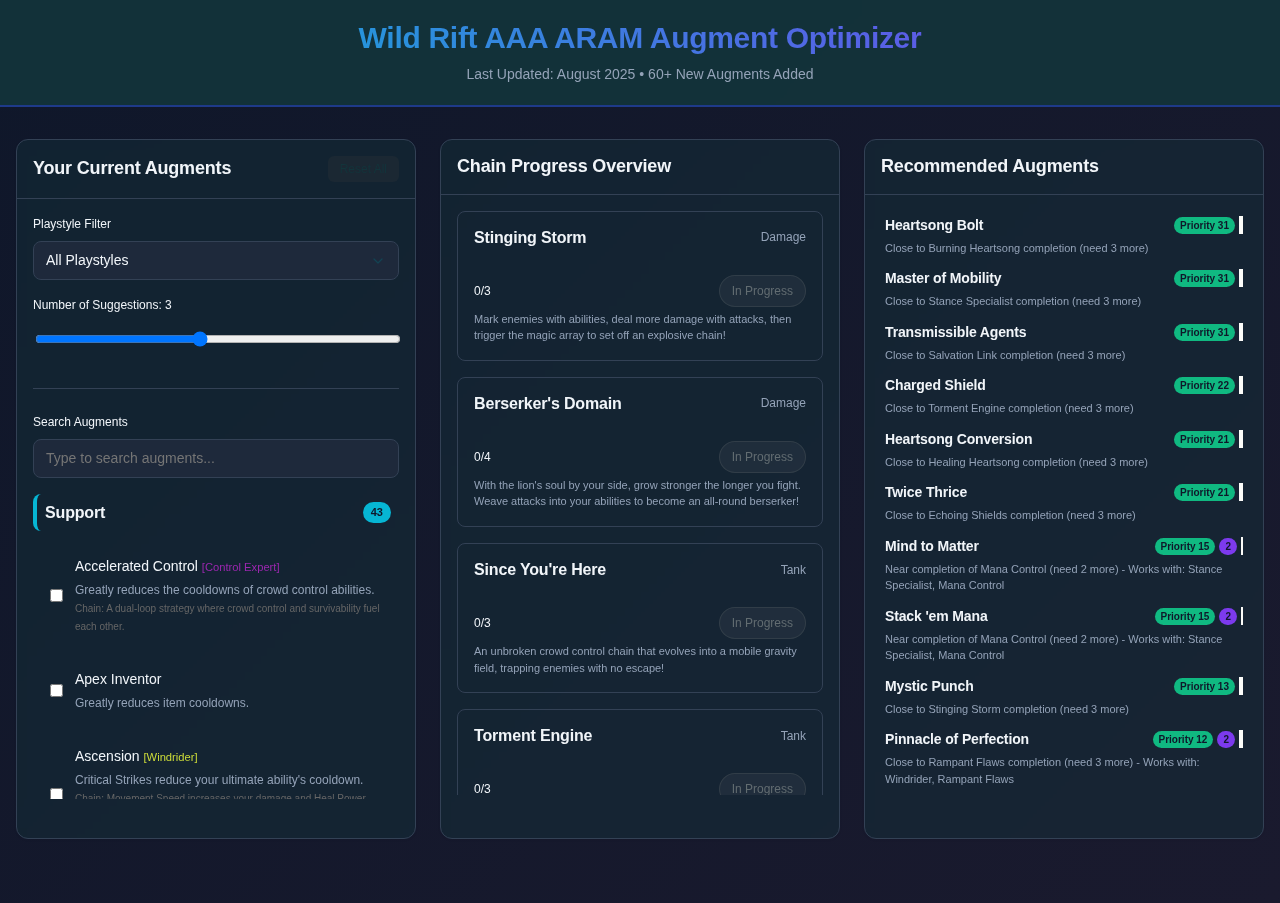
<file: index.html>
<!DOCTYPE html>
<html lang="en">
  <head>
    <meta charset="UTF-8" />
    <meta name="viewport" content="width=device-width, initial-scale=1.0" />
    <title>Wild Rift AAA ARAM Augment Optimizer</title>
    <link rel="stylesheet" href="style.css" />
  </head>
  <body>
    <div class="app">
      <!-- Header -->
      <header class="header">
        <div class="container">
          <h1 class="header__title">Wild Rift AAA ARAM Augment Optimizer</h1>
          <p class="header__subtitle">
            Last Updated: August 2025 • 60+ New Augments Added
          </p>
        </div>
      </header>

      <!-- Main Content -->
      <main class="main">
        <div class="container">
          <div class="layout">
            <!-- Left Panel: Current Augments Input -->
            <div class="panel panel--left">
              <div class="card">
                <div class="card__header">
                  <h2>Your Current Augments</h2>
                  <button class="btn btn--sm btn--secondary" id="resetBtn">
                    Reset All
                  </button>
                </div>
                <div class="card__body">
                  <!-- Controls -->
                  <div class="controls">
                    <div class="form-group">
                      <label class="form-label">Playstyle Filter</label>
                      <select class="form-control" id="playstyleFilter">
                        <option value="">All Playstyles</option>
                        <option value="Tank">Tank</option>
                        <option value="Damage">Damage</option>
                        <option value="Support">Support</option>
                        <option value="Assassin">Assassin</option>
                        <option value="ADC">ADC</option>
                        <option value="Team Synergy">Team Synergy</option>
                        <option value="Utility">Utility</option>
                      </select>
                    </div>

                    <div class="form-group">
                      <label class="form-label"
                        >Number of Suggestions:
                        <span id="suggestionCount">3</span></label
                      >
                      <input
                        type="range"
                        class="form-control"
                        id="suggestionSlider"
                        min="1"
                        max="10"
                        value="5"
                      />
                    </div>
                  </div>

                  <!-- Search -->
                  <div class="form-group">
                    <label class="form-label">Search Augments</label>
                    <input
                      type="text"
                      class="form-control"
                      id="augmentSearch"
                      placeholder="Type to search augments..."
                    />
                  </div>

                  <!-- Augment Categories -->
                  <div class="augment-categories" id="augmentCategories">
                    <!-- Categories will be populated by JavaScript -->
                  </div>
                </div>
              </div>
            </div>

            <!-- Center Panel: Chain Progress Overview -->
            <div class="panel panel--center">
              <div class="card">
                <div class="card__header">
                  <h2>Chain Progress Overview</h2>
                </div>
                <div class="card__body">
                  <div class="chain-progress" id="chainProgress">
                    <!-- Chain progress bars will be populated by JavaScript -->
                  </div>
                </div>
              </div>
            </div>

            <!-- Right Panel: Recommendations -->
            <div class="panel panel--right">
              <div class="card">
                <div class="card__header">
                  <h2>Recommended Augments</h2>
                </div>
                <div class="card__body">
                  <div class="recommendations" id="recommendations">
                    <div class="empty-state">
                      <p>Select some augments to see recommendations!</p>
                    </div>
                  </div>
                </div>
              </div>
            </div>
          </div>
        </div>
      </main>

      <!-- Augment Detail Modal -->
      <div class="modal hidden" id="augmentModal">
        <div class="modal__backdrop"></div>
        <div class="modal__content">
          <div class="modal__header">
            <h3 id="modalTitle">Augment Details</h3>
            <button class="modal__close" id="modalClose">&times;</button>
          </div>
          <div class="modal__body">
            <div id="modalContent">
              <!-- Content populated by JavaScript -->
            </div>
          </div>
        </div>
      </div>
    </div>

    <script src="app.js"></script>
  </body>
</html>
</file>
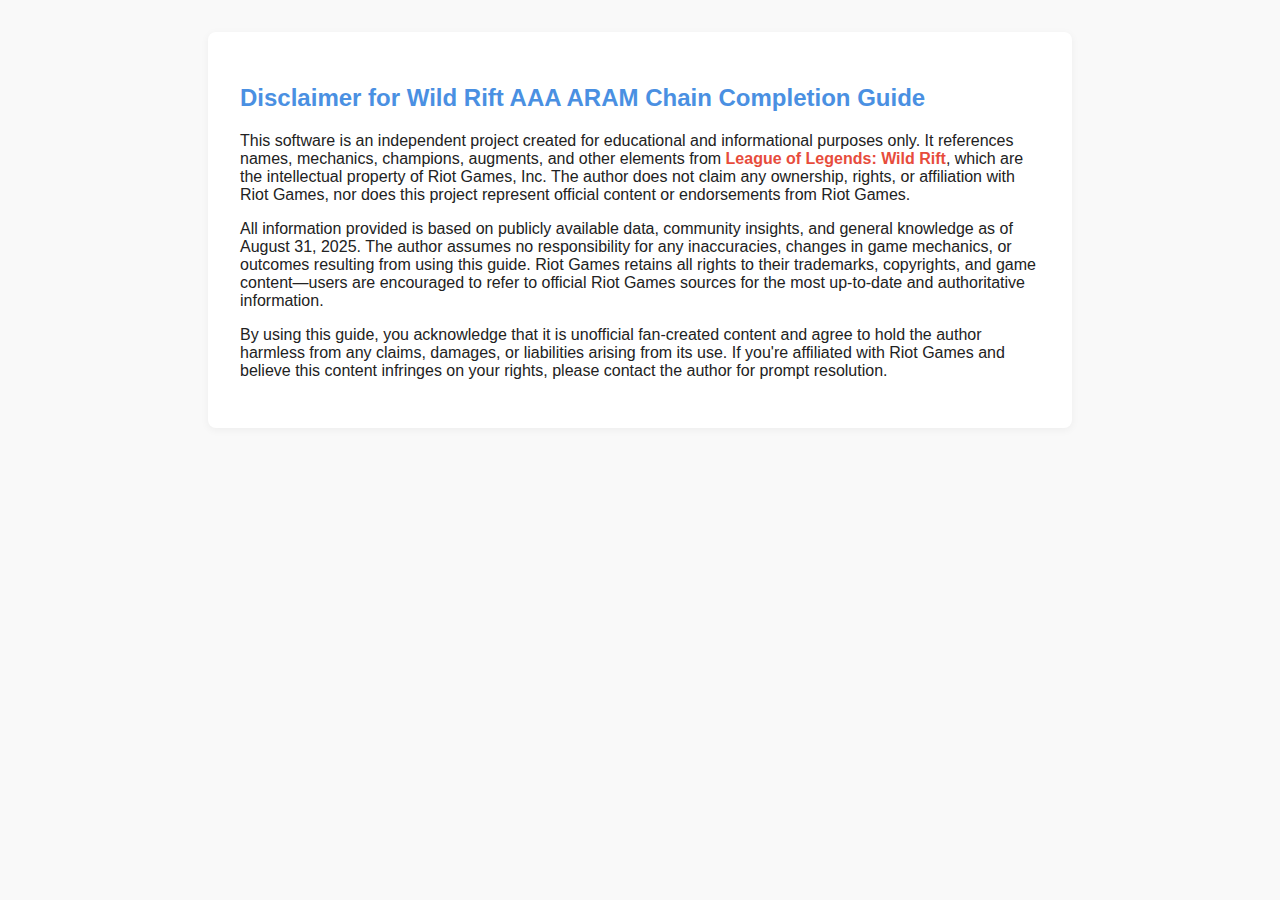
<file: disclaimer.html>
<!DOCTYPE html>
<html lang="en">
  <head>
    <meta charset="UTF-8" />
    <title>Wild Rift AAA ARAM Chain Completion Guide Disclaimer</title>
    <style>
      body {
        font-family: Arial, sans-serif;
        margin: 2em;
        background: #f9f9f9;
        color: #222;
      }
      .container {
        max-width: 800px;
        margin: auto;
        background: #fff;
        padding: 2em;
        border-radius: 8px;
        box-shadow: 0 2px 8px rgba(0, 0, 0, 0.05);
      }
      h2 {
        color: #4a90e2;
      }
      strong {
        color: #e74c3c;
      }
    </style>
  </head>
  <body>
    <div class="container">
      <h2>Disclaimer for Wild Rift AAA ARAM Chain Completion Guide</h2>
      <p>
        This software is an independent project created for educational and
        informational purposes only. It references names, mechanics, champions,
        augments, and other elements from
        <strong>League of Legends: Wild Rift</strong>, which are the
        intellectual property of Riot Games, Inc. The author does not claim any
        ownership, rights, or affiliation with Riot Games, nor does this project
        represent official content or endorsements from Riot Games.
      </p>
      <p>
        All information provided is based on publicly available data, community
        insights, and general knowledge as of August 31, 2025. The author
        assumes no responsibility for any inaccuracies, changes in game
        mechanics, or outcomes resulting from using this guide. Riot Games
        retains all rights to their trademarks, copyrights, and game
        content—users are encouraged to refer to official Riot Games sources for
        the most up-to-date and authoritative information.
      </p>
      <p>
        By using this guide, you acknowledge that it is unofficial fan-created
        content and agree to hold the author harmless from any claims, damages,
        or liabilities arising from its use. If you're affiliated with Riot
        Games and believe this content infringes on your rights, please contact
        the author for prompt resolution.
      </p>
    </div>
  </body>
</html>
</file>
<file: style.css>
:root {
  /* Primitive Color Tokens */
  --color-white: rgba(255, 255, 255, 1);
  --color-black: rgba(0, 0, 0, 1);
  --color-cream-50: rgba(252, 252, 249, 1);
  --color-cream-100: rgba(255, 255, 253, 1);
  --color-gray-200: rgba(245, 245, 245, 1);
  --color-gray-300: rgba(167, 169, 169, 1);
  --color-gray-400: rgba(119, 124, 124, 1);
  --color-slate-500: rgba(98, 108, 113, 1);
  --color-brown-600: rgba(94, 82, 64, 1);
  --color-charcoal-700: rgba(31, 33, 33, 1);
  --color-charcoal-800: rgba(38, 40, 40, 1);
  --color-slate-900: rgba(19, 52, 59, 1);
  --color-teal-300: rgba(50, 184, 198, 1);
  --color-teal-400: rgba(45, 166, 178, 1);
  --color-teal-500: rgba(33, 128, 141, 1);
  --color-teal-600: rgba(29, 116, 128, 1);
  --color-teal-700: rgba(26, 104, 115, 1);
  --color-teal-800: rgba(41, 150, 161, 1);
  --color-red-400: rgba(255, 84, 89, 1);
  --color-red-500: rgba(192, 21, 47, 1);
  --color-orange-400: rgba(230, 129, 97, 1);
  --color-orange-500: rgba(168, 75, 47, 1);

  /* RGB versions for opacity control */
  --color-brown-600-rgb: 94, 82, 64;
  --color-teal-500-rgb: 33, 128, 141;
  --color-slate-900-rgb: 19, 52, 59;
  --color-slate-500-rgb: 98, 108, 113;
  --color-red-500-rgb: 192, 21, 47;
  --color-red-400-rgb: 255, 84, 89;
  --color-orange-500-rgb: 168, 75, 47;
  --color-orange-400-rgb: 230, 129, 97;

  /* Background color tokens (Light Mode) */
  --color-bg-1: rgba(59, 130, 246, 0.08); /* Light blue */
  --color-bg-2: rgba(245, 158, 11, 0.08); /* Light yellow */
  --color-bg-3: rgba(34, 197, 94, 0.08); /* Light green */
  --color-bg-4: rgba(239, 68, 68, 0.08); /* Light red */
  --color-bg-5: rgba(147, 51, 234, 0.08); /* Light purple */
  --color-bg-6: rgba(249, 115, 22, 0.08); /* Light orange */
  --color-bg-7: rgba(236, 72, 153, 0.08); /* Light pink */
  --color-bg-8: rgba(6, 182, 212, 0.08); /* Light cyan */

  /* Semantic Color Tokens (Light Mode) */
  --color-background: var(--color-cream-50);
  --color-surface: var(--color-cream-100);
  --color-text: var(--color-slate-900);
  --color-text-secondary: var(--color-slate-500);
  --color-primary: var(--color-teal-500);
  --color-primary-hover: var(--color-teal-600);
  --color-primary-active: var(--color-teal-700);
  --color-secondary: rgba(var(--color-brown-600-rgb), 0.12);
  --color-secondary-hover: rgba(var(--color-brown-600-rgb), 0.2);
  --color-secondary-active: rgba(var(--color-brown-600-rgb), 0.25);
  --color-border: rgba(var(--color-brown-600-rgb), 0.2);
  --color-btn-primary-text: var(--color-cream-50);
  --color-card-border: rgba(var(--color-brown-600-rgb), 0.12);
  --color-card-border-inner: rgba(var(--color-brown-600-rgb), 0.12);
  --color-error: var(--color-red-500);
  --color-success: var(--color-teal-500);
  --color-warning: var(--color-orange-500);
  --color-info: var(--color-slate-500);
  --color-focus-ring: rgba(var(--color-teal-500-rgb), 0.4);
  --color-select-caret: rgba(var(--color-slate-900-rgb), 0.8);

  /* Common style patterns */
  --focus-ring: 0 0 0 3px var(--color-focus-ring);
  --focus-outline: 2px solid var(--color-primary);
  --status-bg-opacity: 0.15;
  --status-border-opacity: 0.25;
  --select-caret-light: url("data:image/svg+xml,%3Csvg xmlns='http://www.w3.org/2000/svg' width='16' height='16' viewBox='0 0 24 24' fill='none' stroke='%23134252' stroke-width='2' stroke-linecap='round' stroke-linejoin='round'%3E%3Cpolyline points='6 9 12 15 18 9'%3E%3C/polyline%3E%3C/svg%3E");
  --select-caret-dark: url("data:image/svg+xml,%3Csvg xmlns='http://www.w3.org/2000/svg' width='16' height='16' viewBox='0 0 24 24' fill='none' stroke='%23f5f5f5' stroke-width='2' stroke-linecap='round' stroke-linejoin='round'%3E%3Cpolyline points='6 9 12 15 18 9'%3E%3C/polyline%3E%3C/svg%3E");

  /* RGB versions for opacity control */
  --color-success-rgb: 33, 128, 141;
  --color-error-rgb: 192, 21, 47;
  --color-warning-rgb: 168, 75, 47;
  --color-info-rgb: 98, 108, 113;

  /* Typography */
  --font-family-base: "FKGroteskNeue", "Geist", "Inter", -apple-system,
    BlinkMacSystemFont, "Segoe UI", Roboto, sans-serif;
  --font-family-mono: "Berkeley Mono", ui-monospace, SFMono-Regular, Menlo,
    Monaco, Consolas, monospace;
  --font-size-xs: 11px;
  --font-size-sm: 12px;
  --font-size-base: 14px;
  --font-size-md: 14px;
  --font-size-lg: 16px;
  --font-size-xl: 18px;
  --font-size-2xl: 20px;
  --font-size-3xl: 24px;
  --font-size-4xl: 30px;
  --font-weight-normal: 400;
  --font-weight-medium: 500;
  --font-weight-semibold: 550;
  --font-weight-bold: 600;
  --line-height-tight: 1.2;
  --line-height-normal: 1.5;
  --letter-spacing-tight: -0.01em;

  /* Spacing */
  --space-0: 0;
  --space-1: 1px;
  --space-2: 2px;
  --space-4: 4px;
  --space-6: 6px;
  --space-8: 8px;
  --space-10: 10px;
  --space-12: 12px;
  --space-16: 16px;
  --space-20: 20px;
  --space-24: 24px;
  --space-32: 32px;

  /* Border Radius */
  --radius-sm: 6px;
  --radius-base: 8px;
  --radius-md: 10px;
  --radius-lg: 12px;
  --radius-full: 9999px;

  /* Shadows */
  --shadow-xs: 0 1px 2px rgba(0, 0, 0, 0.02);
  --shadow-sm: 0 1px 3px rgba(0, 0, 0, 0.04), 0 1px 2px rgba(0, 0, 0, 0.02);
  --shadow-md: 0 4px 6px -1px rgba(0, 0, 0, 0.04),
    0 2px 4px -1px rgba(0, 0, 0, 0.02);
  --shadow-lg: 0 10px 15px -3px rgba(0, 0, 0, 0.04),
    0 4px 6px -2px rgba(0, 0, 0, 0.02);
  --shadow-inset-sm: inset 0 1px 0 rgba(255, 255, 255, 0.15),
    inset 0 -1px 0 rgba(0, 0, 0, 0.03);

  /* Animation */
  --duration-fast: 150ms;
  --duration-normal: 250ms;
  --ease-standard: cubic-bezier(0.16, 1, 0.3, 1);

  /* Layout */
  --container-sm: 640px;
  --container-md: 768px;
  --container-lg: 1024px;
  --container-xl: 1280px;
}

/* Dark mode colors */
@media (prefers-color-scheme: dark) {
  :root {
    /* RGB versions for opacity control (Dark Mode) */
    --color-gray-400-rgb: 119, 124, 124;
    --color-teal-300-rgb: 50, 184, 198;
    --color-gray-300-rgb: 167, 169, 169;
    --color-gray-200-rgb: 245, 245, 245;

    /* Background color tokens (Dark Mode) */
    --color-bg-1: rgba(29, 78, 216, 0.15); /* Dark blue */
    --color-bg-2: rgba(180, 83, 9, 0.15); /* Dark yellow */
    --color-bg-3: rgba(21, 128, 61, 0.15); /* Dark green */
    --color-bg-4: rgba(185, 28, 28, 0.15); /* Dark red */
    --color-bg-5: rgba(107, 33, 168, 0.15); /* Dark purple */
    --color-bg-6: rgba(194, 65, 12, 0.15); /* Dark orange */
    --color-bg-7: rgba(190, 24, 93, 0.15); /* Dark pink */
    --color-bg-8: rgba(8, 145, 178, 0.15); /* Dark cyan */

    /* Semantic Color Tokens (Dark Mode) */
    --color-background: var(--color-charcoal-700);
    --color-surface: var(--color-charcoal-800);
    --color-text: var(--color-gray-200);
    --color-text-secondary: rgba(var(--color-gray-300-rgb), 0.7);
    --color-primary: var(--color-teal-300);
    --color-primary-hover: var(--color-teal-400);
    --color-primary-active: var(--color-teal-800);
    --color-secondary: rgba(var(--color-gray-400-rgb), 0.15);
    --color-secondary-hover: rgba(var(--color-gray-400-rgb), 0.25);
    --color-secondary-active: rgba(var(--color-gray-400-rgb), 0.3);
    --color-border: rgba(var(--color-gray-400-rgb), 0.3);
    --color-error: var(--color-red-400);
    --color-success: var(--color-teal-300);
    --color-warning: var(--color-orange-400);
    --color-info: var(--color-gray-300);
    --color-focus-ring: rgba(var(--color-teal-300-rgb), 0.4);
    --color-btn-primary-text: var(--color-slate-900);
    --color-card-border: rgba(var(--color-gray-400-rgb), 0.2);
    --color-card-border-inner: rgba(var(--color-gray-400-rgb), 0.15);
    --shadow-inset-sm: inset 0 1px 0 rgba(255, 255, 255, 0.1),
      inset 0 -1px 0 rgba(0, 0, 0, 0.15);
    --button-border-secondary: rgba(var(--color-gray-400-rgb), 0.2);
    --color-border-secondary: rgba(var(--color-gray-400-rgb), 0.2);
    --color-select-caret: rgba(var(--color-gray-200-rgb), 0.8);

    /* Common style patterns - updated for dark mode */
    --focus-ring: 0 0 0 3px var(--color-focus-ring);
    --focus-outline: 2px solid var(--color-primary);
    --status-bg-opacity: 0.15;
    --status-border-opacity: 0.25;
    --select-caret-light: url("data:image/svg+xml,%3Csvg xmlns='http://www.w3.org/2000/svg' width='16' height='16' viewBox='0 0 24 24' fill='none' stroke='%23134252' stroke-width='2' stroke-linecap='round' stroke-linejoin='round'%3E%3Cpolyline points='6 9 12 15 18 9'%3E%3C/polyline%3E%3C/svg%3E");
    --select-caret-dark: url("data:image/svg+xml,%3Csvg xmlns='http://www.w3.org/2000/svg' width='16' height='16' viewBox='0 0 24 24' fill='none' stroke='%23f5f5f5' stroke-width='2' stroke-linecap='round' stroke-linejoin='round'%3E%3Cpolyline points='6 9 12 15 18 9'%3E%3C/polyline%3E%3C/svg%3E");

    /* RGB versions for dark mode */
    --color-success-rgb: var(--color-teal-300-rgb);
    --color-error-rgb: var(--color-red-400-rgb);
    --color-warning-rgb: var(--color-orange-400-rgb);
    --color-info-rgb: var(--color-gray-300-rgb);
  }
}

/* Data attribute for manual theme switching */
[data-color-scheme="dark"] {
  /* RGB versions for opacity control (dark mode) */
  --color-gray-400-rgb: 119, 124, 124;
  --color-teal-300-rgb: 50, 184, 198;
  --color-gray-300-rgb: 167, 169, 169;
  --color-gray-200-rgb: 245, 245, 245;

  /* Colorful background palette - Dark Mode */
  --color-bg-1: rgba(29, 78, 216, 0.15); /* Dark blue */
  --color-bg-2: rgba(180, 83, 9, 0.15); /* Dark yellow */
  --color-bg-3: rgba(21, 128, 61, 0.15); /* Dark green */
  --color-bg-4: rgba(185, 28, 28, 0.15); /* Dark red */
  --color-bg-5: rgba(107, 33, 168, 0.15); /* Dark purple */
  --color-bg-6: rgba(194, 65, 12, 0.15); /* Dark orange */
  --color-bg-7: rgba(190, 24, 93, 0.15); /* Dark pink */
  --color-bg-8: rgba(8, 145, 178, 0.15); /* Dark cyan */

  /* Semantic Color Tokens (Dark Mode) */
  --color-background: var(--color-charcoal-700);
  --color-surface: var(--color-charcoal-800);
  --color-text: var(--color-gray-200);
  --color-text-secondary: rgba(var(--color-gray-300-rgb), 0.7);
  --color-primary: var(--color-teal-300);
  --color-primary-hover: var(--color-teal-400);
  --color-primary-active: var(--color-teal-800);
  --color-secondary: rgba(var(--color-gray-400-rgb), 0.15);
  --color-secondary-hover: rgba(var(--color-gray-400-rgb), 0.25);
  --color-secondary-active: rgba(var(--color-gray-400-rgb), 0.3);
  --color-border: rgba(var(--color-gray-400-rgb), 0.3);
  --color-error: var(--color-red-400);
  --color-success: var(--color-teal-300);
  --color-warning: var(--color-orange-400);
  --color-info: var(--color-gray-300);
  --color-focus-ring: rgba(var(--color-teal-300-rgb), 0.4);
  --color-btn-primary-text: var(--color-slate-900);
  --color-card-border: rgba(var(--color-gray-400-rgb), 0.15);
  --color-card-border-inner: rgba(var(--color-gray-400-rgb), 0.15);
  --shadow-inset-sm: inset 0 1px 0 rgba(255, 255, 255, 0.1),
    inset 0 -1px 0 rgba(0, 0, 0, 0.15);
  --color-border-secondary: rgba(var(--color-gray-400-rgb), 0.2);
  --color-select-caret: rgba(var(--color-gray-200-rgb), 0.8);

  /* Common style patterns - updated for dark mode */
  --focus-ring: 0 0 0 3px var(--color-focus-ring);
  --focus-outline: 2px solid var(--color-primary);
  --status-bg-opacity: 0.15;
  --status-border-opacity: 0.25;
  --select-caret-light: url("data:image/svg+xml,%3Csvg xmlns='http://www.w3.org/2000/svg' width='16' height='16' viewBox='0 0 24 24' fill='none' stroke='%23134252' stroke-width='2' stroke-linecap='round' stroke-linejoin='round'%3E%3Cpolyline points='6 9 12 15 18 9'%3E%3C/polyline%3E%3C/svg%3E");
  --select-caret-dark: url("data:image/svg+xml,%3Csvg xmlns='http://www.w3.org/2000/svg' width='16' height='16' viewBox='0 0 24 24' fill='none' stroke='%23f5f5f5' stroke-width='2' stroke-linecap='round' stroke-linejoin='round'%3E%3Cpolyline points='6 9 12 15 18 9'%3E%3C/polyline%3E%3C/svg%3E");

  /* RGB versions for dark mode */
  --color-success-rgb: var(--color-teal-300-rgb);
  --color-error-rgb: var(--color-red-400-rgb);
  --color-warning-rgb: var(--color-orange-400-rgb);
  --color-info-rgb: var(--color-gray-300-rgb);
}

[data-color-scheme="light"] {
  /* RGB versions for opacity control (light mode) */
  --color-brown-600-rgb: 94, 82, 64;
  --color-teal-500-rgb: 33, 128, 141;
  --color-slate-900-rgb: 19, 52, 59;

  /* Semantic Color Tokens (Light Mode) */
  --color-background: var(--color-cream-50);
  --color-surface: var(--color-cream-100);
  --color-text: var(--color-slate-900);
  --color-text-secondary: var(--color-slate-500);
  --color-primary: var(--color-teal-500);
  --color-primary-hover: var(--color-teal-600);
  --color-primary-active: var(--color-teal-700);
  --color-secondary: rgba(var(--color-brown-600-rgb), 0.12);
  --color-secondary-hover: rgba(var(--color-brown-600-rgb), 0.2);
  --color-secondary-active: rgba(var(--color-brown-600-rgb), 0.25);
  --color-border: rgba(var(--color-brown-600-rgb), 0.2);
  --color-btn-primary-text: var(--color-cream-50);
  --color-card-border: rgba(var(--color-brown-600-rgb), 0.12);
  --color-card-border-inner: rgba(var(--color-brown-600-rgb), 0.12);
  --color-error: var(--color-red-500);
  --color-success: var(--color-teal-500);
  --color-warning: var(--color-orange-500);
  --color-info: var(--color-slate-500);
  --color-focus-ring: rgba(var(--color-teal-500-rgb), 0.4);

  /* RGB versions for light mode */
  --color-success-rgb: var(--color-teal-500-rgb);
  --color-error-rgb: var(--color-red-500-rgb);
  --color-warning-rgb: var(--color-orange-500-rgb);
  --color-info-rgb: var(--color-slate-500-rgb);
}

/* Base styles */
html {
  font-size: var(--font-size-base);
  font-family: var(--font-family-base);
  line-height: var(--line-height-normal);
  color: var(--color-text);
  background-color: var(--color-background);
  -webkit-font-smoothing: antialiased;
  box-sizing: border-box;
}

body {
  margin: 0;
  padding: 0;
}

*,
*::before,
*::after {
  box-sizing: inherit;
}

/* Typography */
h1,
h2,
h3,
h4,
h5,
h6 {
  margin: 0;
  font-weight: var(--font-weight-semibold);
  line-height: var(--line-height-tight);
  color: var(--color-text);
  letter-spacing: var(--letter-spacing-tight);
}

h1 {
  font-size: var(--font-size-4xl);
}
h2 {
  font-size: var(--font-size-3xl);
}
h3 {
  font-size: var(--font-size-2xl);
}
h4 {
  font-size: var(--font-size-xl);
}
h5 {
  font-size: var(--font-size-lg);
}
h6 {
  font-size: var(--font-size-md);
}

p {
  margin: 0 0 var(--space-16) 0;
}

a {
  color: var(--color-primary);
  text-decoration: none;
  transition: color var(--duration-fast) var(--ease-standard);
}

a:hover {
  color: var(--color-primary-hover);
}

code,
pre {
  font-family: var(--font-family-mono);
  font-size: calc(var(--font-size-base) * 0.95);
  background-color: var(--color-secondary);
  border-radius: var(--radius-sm);
}

code {
  padding: var(--space-1) var(--space-4);
}

pre {
  padding: var(--space-16);
  margin: var(--space-16) 0;
  overflow: auto;
  border: 1px solid var(--color-border);
}

pre code {
  background: none;
  padding: 0;
}

/* Buttons */
.btn {
  display: inline-flex;
  align-items: center;
  justify-content: center;
  padding: var(--space-8) var(--space-16);
  border-radius: var(--radius-base);
  font-size: var(--font-size-base);
  font-weight: 500;
  line-height: 1.5;
  cursor: pointer;
  transition: all var(--duration-normal) var(--ease-standard);
  border: none;
  text-decoration: none;
  position: relative;
}

.btn:focus-visible {
  outline: none;
  box-shadow: var(--focus-ring);
}

.btn--primary {
  background: var(--color-primary);
  color: var(--color-btn-primary-text);
}

.btn--primary:hover {
  background: var(--color-primary-hover);
}

.btn--primary:active {
  background: var(--color-primary-active);
}

.btn--secondary {
  background: var(--color-secondary);
  color: var(--color-text);
}

.btn--secondary:hover {
  background: var(--color-secondary-hover);
}

.btn--secondary:active {
  background: var(--color-secondary-active);
}

.btn--outline {
  background: transparent;
  border: 1px solid var(--color-border);
  color: var(--color-text);
}

.btn--outline:hover {
  background: var(--color-secondary);
}

.btn--sm {
  padding: var(--space-4) var(--space-12);
  font-size: var(--font-size-sm);
  border-radius: var(--radius-sm);
}

.btn--lg {
  padding: var(--space-10) var(--space-20);
  font-size: var(--font-size-lg);
  border-radius: var(--radius-md);
}

.btn--full-width {
  width: 100%;
}

.btn:disabled {
  opacity: 0.5;
  cursor: not-allowed;
}

/* Form elements */
.form-control {
  display: block;
  width: 100%;
  padding: var(--space-8) var(--space-12);
  font-size: var(--font-size-md);
  line-height: 1.5;
  color: var(--color-text);
  background-color: var(--color-surface);
  border: 1px solid var(--color-border);
  border-radius: var(--radius-base);
  transition: border-color var(--duration-fast) var(--ease-standard),
    box-shadow var(--duration-fast) var(--ease-standard);
}

textarea.form-control {
  font-family: var(--font-family-base);
  font-size: var(--font-size-base);
}

select.form-control {
  padding: var(--space-8) var(--space-12);
  -webkit-appearance: none;
  -moz-appearance: none;
  appearance: none;
  background-image: var(--select-caret-light);
  background-repeat: no-repeat;
  background-position: right var(--space-12) center;
  background-size: 16px;
  padding-right: var(--space-32);
}

/* Add a dark mode specific caret */
@media (prefers-color-scheme: dark) {
  select.form-control {
    background-image: var(--select-caret-dark);
  }
}

/* Also handle data-color-scheme */
[data-color-scheme="dark"] select.form-control {
  background-image: var(--select-caret-dark);
}

[data-color-scheme="light"] select.form-control {
  background-image: var(--select-caret-light);
}

.form-control:focus {
  border-color: var(--color-primary);
  outline: var(--focus-outline);
}

.form-label {
  display: block;
  margin-bottom: var(--space-8);
  font-weight: var(--font-weight-medium);
  font-size: var(--font-size-sm);
}

.form-group {
  margin-bottom: var(--space-16);
}

/* Card component */
.card {
  background-color: var(--color-surface);
  border-radius: var(--radius-lg);
  border: 1px solid var(--color-card-border);
  box-shadow: var(--shadow-sm);
  overflow: hidden;
  transition: box-shadow var(--duration-normal) var(--ease-standard);
}

.card:hover {
  box-shadow: var(--shadow-md);
}

.card__body {
  padding: var(--space-16);
}

.card__header,
.card__footer {
  padding: var(--space-16);
  border-bottom: 1px solid var(--color-card-border-inner);
}

/* Status indicators - simplified with CSS variables */
.status {
  display: inline-flex;
  align-items: center;
  padding: var(--space-6) var(--space-12);
  border-radius: var(--radius-full);
  font-weight: var(--font-weight-medium);
  font-size: var(--font-size-sm);
}

.status--success {
  background-color: rgba(
    var(--color-success-rgb, 33, 128, 141),
    var(--status-bg-opacity)
  );
  color: var(--color-success);
  border: 1px solid
    rgba(var(--color-success-rgb, 33, 128, 141), var(--status-border-opacity));
}

.status--error {
  background-color: rgba(
    var(--color-error-rgb, 192, 21, 47),
    var(--status-bg-opacity)
  );
  color: var(--color-error);
  border: 1px solid
    rgba(var(--color-error-rgb, 192, 21, 47), var(--status-border-opacity));
}

.status--warning {
  background-color: rgba(
    var(--color-warning-rgb, 168, 75, 47),
    var(--status-bg-opacity)
  );
  color: var(--color-warning);
  border: 1px solid
    rgba(var(--color-warning-rgb, 168, 75, 47), var(--status-border-opacity));
}

.status--info {
  background-color: rgba(
    var(--color-info-rgb, 98, 108, 113),
    var(--status-bg-opacity)
  );
  color: var(--color-info);
  border: 1px solid
    rgba(var(--color-info-rgb, 98, 108, 113), var(--status-border-opacity));
}

/* Container layout */
.container {
  width: 100%;
  margin-right: auto;
  margin-left: auto;
  padding-right: var(--space-16);
  padding-left: var(--space-16);
}

@media (min-width: 640px) {
  .container {
    max-width: var(--container-sm);
  }
}
@media (min-width: 768px) {
  .container {
    max-width: var(--container-md);
  }
}
@media (min-width: 1024px) {
  .container {
    max-width: var(--container-lg);
  }
}
@media (min-width: 1280px) {
  .container {
    max-width: var(--container-xl);
  }
}

/* Utility classes */
.flex {
  display: flex;
}
.flex-col {
  flex-direction: column;
}
.items-center {
  align-items: center;
}
.justify-center {
  justify-content: center;
}
.justify-between {
  justify-content: space-between;
}
.gap-4 {
  gap: var(--space-4);
}
.gap-8 {
  gap: var(--space-8);
}
.gap-16 {
  gap: var(--space-16);
}

.m-0 {
  margin: 0;
}
.mt-8 {
  margin-top: var(--space-8);
}
.mb-8 {
  margin-bottom: var(--space-8);
}
.mx-8 {
  margin-left: var(--space-8);
  margin-right: var(--space-8);
}
.my-8 {
  margin-top: var(--space-8);
  margin-bottom: var(--space-8);
}

.p-0 {
  padding: 0;
}
.py-8 {
  padding-top: var(--space-8);
  padding-bottom: var(--space-8);
}
.px-8 {
  padding-left: var(--space-8);
  padding-right: var(--space-8);
}
.py-16 {
  padding-top: var(--space-16);
  padding-bottom: var(--space-16);
}
.px-16 {
  padding-left: var(--space-16);
  padding-right: var(--space-16);
}

.block {
  display: block;
}
.hidden {
  display: none;
}

/* Accessibility */
.sr-only {
  position: absolute;
  width: 1px;
  height: 1px;
  padding: 0;
  margin: -1px;
  overflow: hidden;
  clip: rect(0, 0, 0, 0);
  white-space: nowrap;
  border-width: 0;
}

:focus-visible {
  outline: var(--focus-outline);
  outline-offset: 2px;
}

/* Dark mode specifics */
[data-color-scheme="dark"] .btn--outline {
  border: 1px solid var(--color-border-secondary);
}

@font-face {
  font-family: "FKGroteskNeue";
  src: url("https://r2cdn.perplexity.ai/fonts/FKGroteskNeue.woff2")
    format("woff2");
}

/* END PERPLEXITY DESIGN SYSTEM */
/* Custom styles for Wild Rift Augment Optimizer */

/* Dark theme override */
:root {
  --wr-primary: #1e3a8a;
  --wr-secondary: #7c3aed;
  --wr-accent: #06b6d4;
  --wr-success: #10b981;
  --wr-warning: #f59e0b;
  --wr-danger: #ef4444;
  --wr-dark-bg: #0f172a;
  --wr-dark-surface: #1e293b;
  --wr-dark-border: #334155;
  --wr-text-light: #f1f5f9;
  --wr-text-muted: #94a3b8;
}

/* Base overrides for dark theme */
body {
  background: linear-gradient(135deg, var(--wr-dark-bg) 0%, #1a1a2e 100%);
  color: var(--wr-text-light);
  min-height: 100vh;
}

.app {
  min-height: 100vh;
}

/* Header */
.header {
  background: rgba(var(--color-slate-900-rgb), 0.9);
  backdrop-filter: blur(10px);
  border-bottom: 2px solid var(--wr-primary);
  padding: var(--space-20) 0;
  position: sticky;
  top: 0;
  z-index: 10;
}

.header__title {
  font-size: var(--font-size-4xl);
  font-weight: var(--font-weight-bold);
  background: linear-gradient(45deg, var(--wr-accent), var(--wr-secondary));
  -webkit-background-clip: text;
  -webkit-text-fill-color: transparent;
  background-clip: text;
  margin-bottom: var(--space-8);
  text-align: center;
}

.header__subtitle {
  color: var(--wr-text-muted);
  text-align: center;
  font-size: var(--font-size-md);
  margin: 0;
}

/* Main Layout */
.main {
  padding: var(--space-32) 0;
}

.layout {
  display: grid;
  grid-template-columns: 1fr 1fr 1fr;
  gap: var(--space-24);
  margin-bottom: var(--space-32);
  min-height: calc(100vh - 200px);
}

@media (max-width: 768px) {
  .layout {
    grid-template-columns: 1fr;
    gap: var(--space-16);
    min-height: auto;
  }
}

/* Panels */
.panel {
  min-height: 700px;
  display: flex;
  flex-direction: column;
}

.card {
  background: rgba(var(--color-slate-900-rgb), 0.4);
  border: 1px solid var(--wr-dark-border);
  backdrop-filter: blur(5px);
  height: 100%;
  display: flex;
  flex-direction: column;
}

.card__header {
  background: rgba(var(--wr-primary), 0.2);
  border-bottom: 1px solid var(--wr-dark-border);
  display: flex;
  justify-content: space-between;
  align-items: center;
}

.card__header h2,
.card__header h3 {
  color: var(--wr-text-light);
  font-size: var(--font-size-xl);
}

.card__body {
  flex: 1;
  overflow-y: auto;
  max-height: calc(100vh - 300px);
}

/* Controls */
.controls {
  margin-bottom: var(--space-24);
  padding-bottom: var(--space-16);
  border-bottom: 1px solid var(--wr-dark-border);
}

.form-control {
  background: var(--wr-dark-surface);
  border: 1px solid var(--wr-dark-border);
  color: var(--wr-text-light);
}

.form-control:focus {
  border-color: var(--wr-accent);
  box-shadow: 0 0 0 3px rgba(var(--color-teal-300-rgb), 0.2);
}

/* Augment Categories */
.augment-categories {
  margin-top: var(--space-16);
  height: 100%;
  display: flex;
  flex-direction: column;
}

.augment-category {
  margin-bottom: 0;
  flex-shrink: 0;
}

.category-header {
  display: flex;
  align-items: center;
  margin-bottom: var(--space-12);
  padding: var(--space-8);
  background: rgba(var(--wr-dark-surface), 0.5);
  border-radius: var(--radius-base);
  border-left: 4px solid var(--wr-accent);
}

.category-title {
  font-size: var(--font-size-lg);
  font-weight: var(--font-weight-semibold);
  margin: 0;
  color: var(--wr-text-light);
}

.category-badge {
  background: var(--wr-accent);
  color: var(--wr-dark-bg);
  padding: var(--space-2) var(--space-8);
  border-radius: var(--radius-full);
  font-size: var(--font-size-xs);
  font-weight: var(--font-weight-bold);
  margin-left: auto;
}

.augment-list {
  display: grid;
  gap: var(--space-8);
}

.augment-item {
  display: flex;
  align-items: center;
  padding: var(--space-12);
  background: rgba(var(--wr-dark-surface), 0.3);
  border: 1px solid transparent;
  border-radius: var(--radius-base);
  cursor: pointer;
  transition: all var(--duration-normal) var(--ease-standard);
}

.augment-item:hover {
  background: rgba(var(--wr-dark-surface), 0.6);
  border-color: var(--wr-accent);
  transform: translateY(-2px);
}

.augment-item.selected {
  background: rgba(var(--wr-accent), 0.2);
  border-color: var(--wr-accent);
}

.augment-checkbox {
  margin-right: var(--space-12);
  accent-color: var(--wr-accent);
}

.augment-name {
  font-weight: var(--font-weight-medium);
  color: var(--wr-text-light);
}

.augment-effect {
  font-size: var(--font-size-sm);
  color: var(--wr-text-muted);
  margin-top: var(--space-4);
}

/* Chain Progress */
.chain-progress {
  display: flex;
  flex-direction: column;
  gap: var(--space-16);
  height: 100%;
}

.chain-item {
  background: rgba(var(--wr-dark-surface), 0.3);
  border: 1px solid var(--wr-dark-border);
  border-radius: var(--radius-base);
  padding: var(--space-16);
  transition: all var(--duration-normal) var(--ease-standard);
}

.chain-item:hover {
  border-color: var(--wr-accent);
  transform: translateY(-2px);
}

.chain-header {
  display: flex;
  justify-content: between;
  align-items: center;
  margin-bottom: var(--space-12);
}

.chain-name {
  font-size: var(--font-size-lg);
  font-weight: var(--font-weight-semibold);
  color: var(--wr-text-light);
  margin: 0;
}

.chain-category {
  font-size: var(--font-size-sm);
  color: var(--wr-text-muted);
  margin-left: auto;
}

.chain-progress-bar {
  background: rgba(var(--wr-dark-border), 0.3);
  height: 8px;
  border-radius: var(--radius-full);
  overflow: hidden;
  margin-bottom: var(--space-8);
}

.chain-progress-fill {
  height: 100%;
  border-radius: var(--radius-full);
  transition: width var(--duration-normal) var(--ease-standard);
  background: linear-gradient(90deg, var(--wr-accent), var(--wr-secondary));
}

.chain-status {
  display: flex;
  justify-content: space-between;
  align-items: center;
  font-size: var(--font-size-sm);
}

.chain-count {
  color: var(--wr-text-light);
  font-weight: var(--font-weight-medium);
}

.chain-bonus {
  color: var(--wr-text-muted);
  font-size: var(--font-size-xs);
  margin-top: var(--space-4);
}

/* Recommendations */
.recommendations {
  display: flex;
  flex-direction: column;
  height: 100%;
}

.empty-state {
  text-align: center;
  color: var(--wr-text-muted);
  padding: var(--space-20);
}

.recommendation-item {
  background: rgba(var(--wr-success), 0.1);
  border: 1px solid rgba(var(--wr-success), 0.3);
  border-radius: var(--radius-base);
  padding: var(--space-4);
  cursor: pointer;
  transition: all var(--duration-normal) var(--ease-standard);
  flex-shrink: 0;
}

.recommendation-item:hover {
  background: rgba(var(--wr-success), 0.2);
  border-color: var(--wr-success);
  transform: translateY(-2px);
}

.recommendation-header {
  display: flex;
  justify-content: space-between;
  align-items: center;
  margin-bottom: var(--space-4);
}

.recommendation-name {
  font-size: var(--font-size-base);
  font-weight: var(--font-weight-semibold);
  color: var(--wr-text-light);
  margin: 0;
}

.recommendation-priority {
  background: var(--wr-success);
  color: var(--wr-dark-bg);
  padding: var(--space-1) var(--space-6);
  border-radius: var(--radius-full);
  font-size: 10px;
  font-weight: var(--font-weight-bold);
}

.recommendation-badges {
  display: flex;
  gap: var(--space-4);
  align-items: center;
}

.chain-count-badge {
  background: var(--wr-secondary);
  color: var(--wr-dark-bg);
  padding: var(--space-1) var(--space-6);
  border-radius: var(--radius-full);
  font-size: 10px;
  font-weight: var(--font-weight-bold);
}

.efficiency-badge {
  background: var(--wr-warning);
  color: var(--wr-dark-bg);
  padding: var(--space-1) var(--space-6);
  border-radius: var(--radius-full);
  font-size: 10px;
  font-weight: var(--font-weight-bold);
}

.recommendation-reason {
  color: var(--wr-text-muted);
  font-size: 11px;
  margin-bottom: var(--space-4);
}

.recommendation-effect {
  color: var(--wr-text-light);
  font-size: 11px;
  display: none;
}

/* Modal */
.modal {
  position: fixed;
  top: 0;
  left: 0;
  width: 100%;
  height: 100%;
  z-index: 1000;
  display: flex;
  align-items: center;
  justify-content: center;
}

.modal.hidden {
  display: none;
}

.modal__backdrop {
  position: absolute;
  top: 0;
  left: 0;
  width: 100%;
  height: 100%;
  background: rgba(0, 0, 0, 0.8);
  backdrop-filter: blur(5px);
}

.modal__content {
  position: relative;
  background: var(--wr-dark-surface);
  border: 1px solid var(--wr-dark-border);
  border-radius: var(--radius-lg);
  max-width: 500px;
  width: 90%;
  max-height: 80vh;
  overflow: hidden;
  display: flex;
  flex-direction: column;
}

.modal__header {
  display: flex;
  justify-content: space-between;
  align-items: center;
  padding: var(--space-16);
  background: rgba(var(--wr-primary), 0.2);
  border-bottom: 1px solid var(--wr-dark-border);
}

.modal__header h3 {
  color: var(--wr-text-light);
  margin: 0;
}

.modal__close {
  background: none;
  border: none;
  color: var(--wr-text-light);
  font-size: var(--font-size-2xl);
  cursor: pointer;
  padding: var(--space-4);
  line-height: 1;
}

.modal__close:hover {
  color: var(--wr-accent);
}

.modal__body {
  padding: var(--space-16);
  overflow-y: auto;
  flex: 1;
}

/* Status indicators for chain completion */
.chain-complete {
  border-color: var(--wr-success) !important;
  background: rgba(var(--wr-success), 0.1) !important;
}

.chain-near-complete {
  border-color: var(--wr-warning) !important;
  background: rgba(var(--wr-warning), 0.1) !important;
}

/* Animation for new recommendations */
@keyframes slideIn {
  from {
    opacity: 0;
    transform: translateX(20px);
  }
  to {
    opacity: 1;
    transform: translateX(0);
  }
}

.recommendation-item {
  animation: slideIn 0.3s ease-out;
}

/* Custom scrollbar */
.card__body::-webkit-scrollbar {
  width: 6px;
}

.card__body::-webkit-scrollbar-track {
  background: var(--wr-dark-bg);
}

.card__body::-webkit-scrollbar-thumb {
  background: var(--wr-dark-border);
  border-radius: 3px;
}

.card__body::-webkit-scrollbar-thumb:hover {
  background: var(--wr-accent);
}

/* Responsive adjustments */
@media (max-width: 1024px) {
  .header__title {
    font-size: var(--font-size-3xl);
  }
}

@media (max-width: 768px) {
  .container {
    padding-left: var(--space-12);
    padding-right: var(--space-12);
  }

  .modal__content {
    width: 95%;
  }
}
</file>
